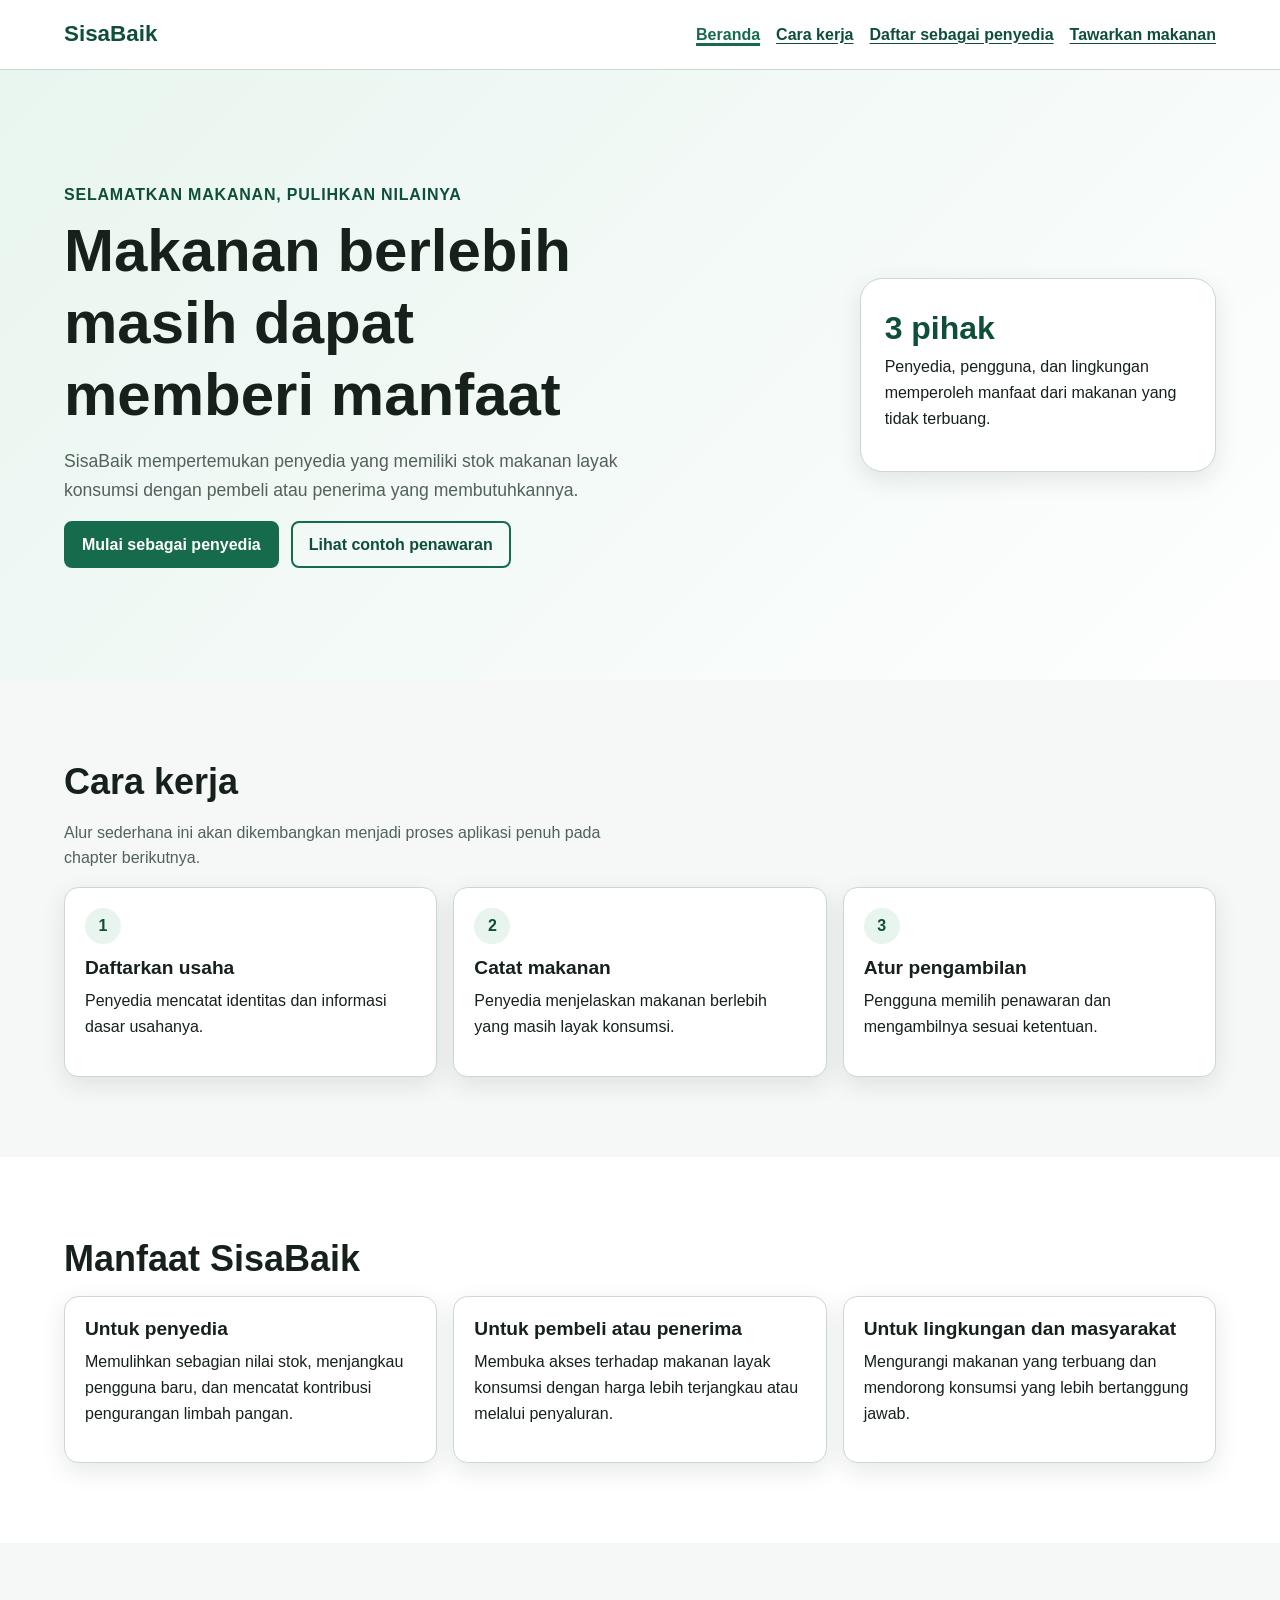
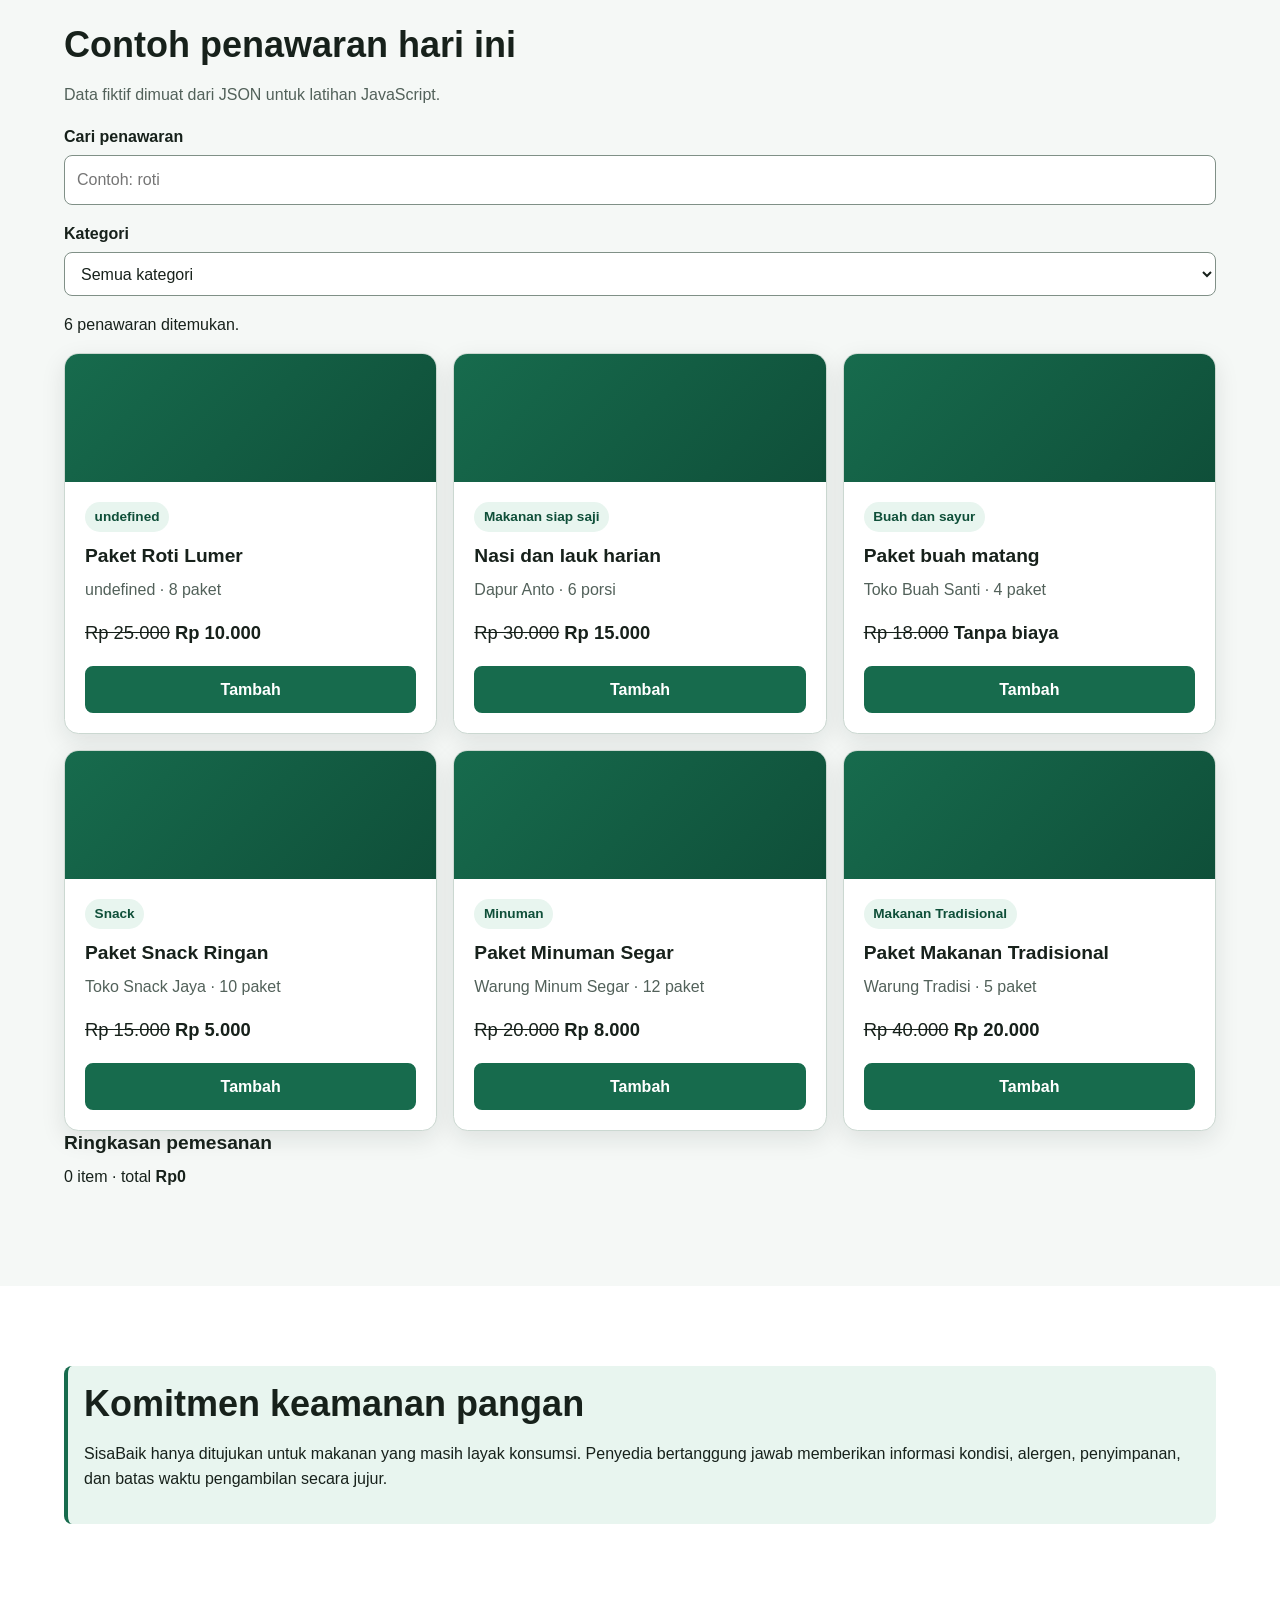
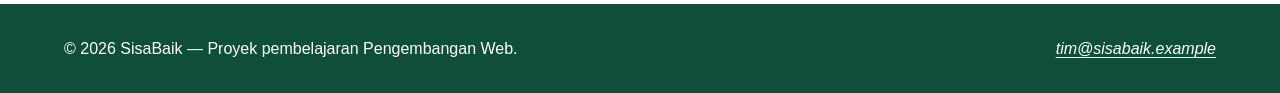
<file: index.html>
<!doctype html>
<html lang="id">
 <head>
    <script src="app.js" defer></script>
 <meta charset="utf-8">
 <meta name="viewport" content="width=device-width, initial-scale=1">
 <meta name="description" content="SisaBaik membantu penyedia menawarkan makanan berlebih agar tetap bernilai, 
terjangkau, dan tidak terbuang.">
 <title>Beranda | SisaBaik</title>
 <link rel="stylesheet" href="styles.css">
 <script src="app.js" defer></script>
 </head>
 <body>
 <a class="skip-link" href="#konten-utama">Lewati ke konten utama</a>
 <header class="site-header">
 <div class="container header-layout">
 <p class="brand">SisaBaik</p>
 <nav aria-label="Navigasi utama">
 <ul class="nav-list">
 <li><a href="index.html" aria-current="page">Beranda</a></li>
 <li><a href="#cara-kerja">Cara kerja</a></li>
 <li><a href="daftar-penyedia.html">Daftar sebagai penyedia</a></li>
 <li><a href="tawarkan-makanan.html">Tawarkan makanan</a></li>
 </ul>
 </nav>
 </div>
 </header>
 <main id="konten-utama" tabindex="-1">
 <section class="hero" aria-labelledby="judul-utama">
 <div class="container hero-layout">
 <div>
 <p class="eyebrow">Selamatkan makanan, pulihkan nilainya</p>
 <h1 id="judul-utama">Makanan berlebih masih dapat memberi manfaat</h1>
 <p class="lead">SisaBaik mempertemukan penyedia yang memiliki stok makanan layak konsumsi dengan pembeli 
atau penerima yang membutuhkannya.</p>
 <div class="button-group">
 <a class="button" href="daftar-penyedia.html">Mulai sebagai penyedia</a>
 <a class="button button-secondary" href="#penawaran-contoh">Lihat contoh penawaran</a>
</div>
 </div>
 <aside class="hero-panel" aria-label="Ringkasan manfaat SisaBaik">
 <strong>3 pihak</strong>
 <p>Penyedia, pengguna, dan lingkungan memperoleh manfaat dari makanan yang tidak terbuang.</p>
 </aside>
 </div>
 </section>
 <section class="section" id="cara-kerja" aria-labelledby="judul-cara-kerja">
 <div class="container">
 <h2 id="judul-cara-kerja">Cara kerja</h2>
 <p class="section-intro">Alur sederhana ini akan dikembangkan menjadi proses aplikasi penuh pada chapter 
berikutnya.</p>
 <div class="steps-grid">
 <article class="card">
 <span class="step-number" aria-hidden="true">1</span>
 <h3>Daftarkan usaha</h3>
 <p>Penyedia mencatat identitas dan informasi dasar usahanya.</p>
 </article>
 <article class="card">
 <span class="step-number" aria-hidden="true">2</span>
 <h3>Catat makanan</h3>
 <p>Penyedia menjelaskan makanan berlebih yang masih layak konsumsi.</p>
 </article>
 <article class="card">
 <span class="step-number" aria-hidden="true">3</span>
 <h3>Atur pengambilan</h3>
 <p>Pengguna memilih penawaran dan mengambilnya sesuai ketentuan.</p>
 </article>
 </div>
 </div>
 </section>
 <section class="section section-alt" aria-labelledby="judul-manfaat">
 <div class="container">
 <h2 id="judul-manfaat">Manfaat SisaBaik</h2>
<div class="benefit-grid">
 <article class="card">
 <h3>Untuk penyedia</h3>
 <p>Memulihkan sebagian nilai stok, menjangkau pengguna baru, dan mencatat kontribusi pengurangan limbah 
pangan.</p>
 </article>
 <article class="card">
 <h3>Untuk pembeli atau penerima</h3>
 <p>Membuka akses terhadap makanan layak konsumsi dengan harga lebih terjangkau atau melalui 
penyaluran.</p>
 </article>
 <article class="card">
 <h3>Untuk lingkungan dan masyarakat</h3>
 <p>Mengurangi makanan yang terbuang dan mendorong konsumsi yang lebih bertanggung jawab.</p>
 </article>
 </div>
 </div>
 </section>
 <section class="section" id="penawaran-contoh" aria-labelledby="judul-penawaran">
 <div class="container">
 <h2 id="judul-penawaran">Contoh penawaran hari ini</h2>
 <p class="section-intro">Data fiktif dimuat dari JSON untuk latihan JavaScript.</p>
 <form class="filter-panel" id="filter-form" role="search">
    <p>
    <label for="kata-kunci">Cari penawaran</label><br>
    <input id="kata-kunci" name="kata_kunci" type="search" placeholder="Contoh: roti">
</p>
<p>
    <label for="filter-kategori">Kategori</label><br>
    <select id="filter-kategori" name="kategori">
        <option value="semua">Semua kategori</option>
        <option value="makanan-siap-saji">Makanan siap saji</option>
        <option value="roti-kue">Roti dan kue</option>
        <option value="buah-sayur">Buah dan sayur</option>
    </select>
</p>
</form>
<p id="status-katalog" class="status-message" role="status" aria-live="polite">Memuat penawaran…</p>
<div class="offer-grid" id="daftar-penawaran"></div>
<aside class="cart-summary" aria-labelledby="judul-ringkasan">
    <h3 id="judul-ringkasan">Ringkasan pemesanan</h3>
    <p><span id="jumlah-item">0</span> item · total <strong id="total-pesanan">Rp0</strong></p>
</aside>
</div>
</div>
</section>
<section class="section section-alt" aria-labelledby="judul-keamanan">
    <div class="container">
        <div class="notice">
            <h2 id="judul-keamanan">Komitmen keamanan pangan</h2>
            <p>SisaBaik hanya ditujukan untuk makanan yang masih layak konsumsi. Penyedia bertanggung jawab memberikan informasi kondisi, alergen, penyimpanan, dan batas waktu pengambilan secara jujur.

            </p>
        </div>
    </div>
</section>
</main>
<footer class="site-footer">
    <div class="container footer-layout">
        <p>&copy; 2026 SisaBaik — Proyek pembelajaran Pengembangan Web.</p>
        <address><a href="mailto:tim@sisabaik.example">tim@sisabaik.example</a></address>
    </div>
</footer>
</body>
</html>
</file>
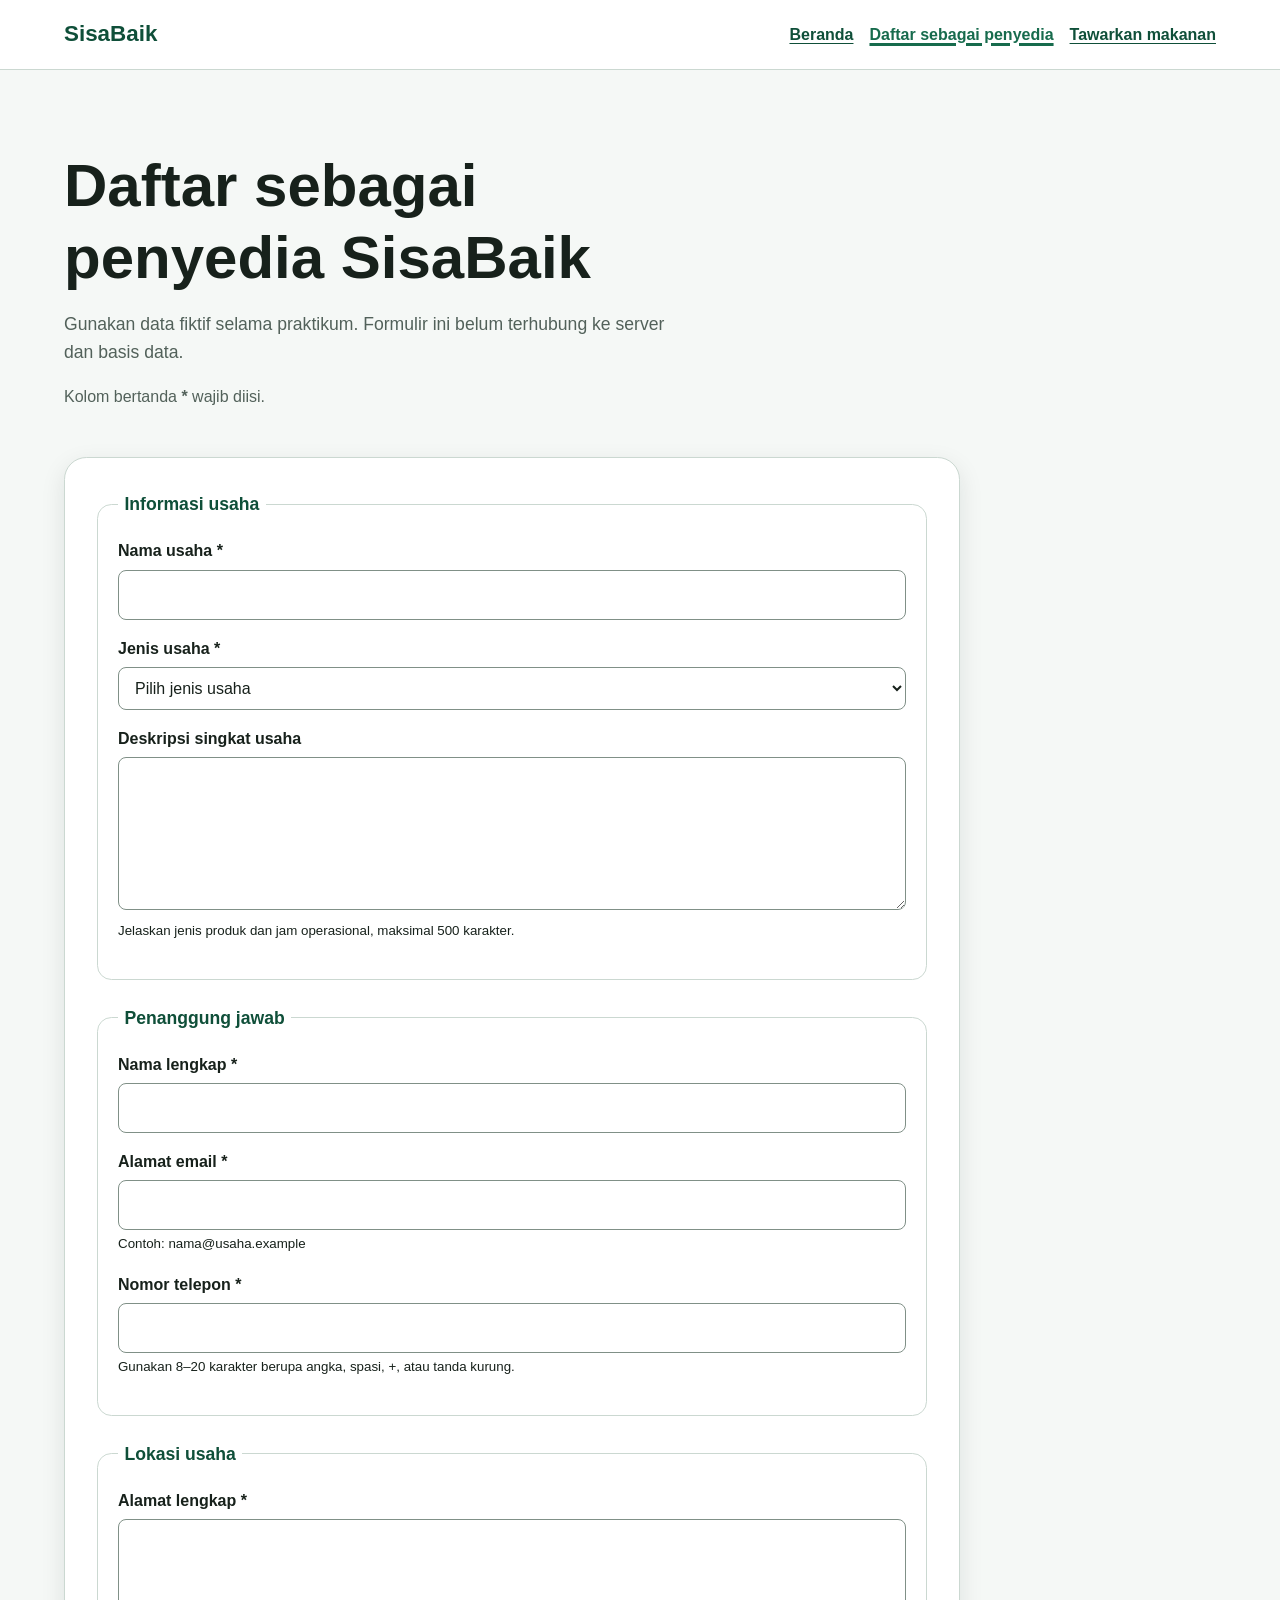
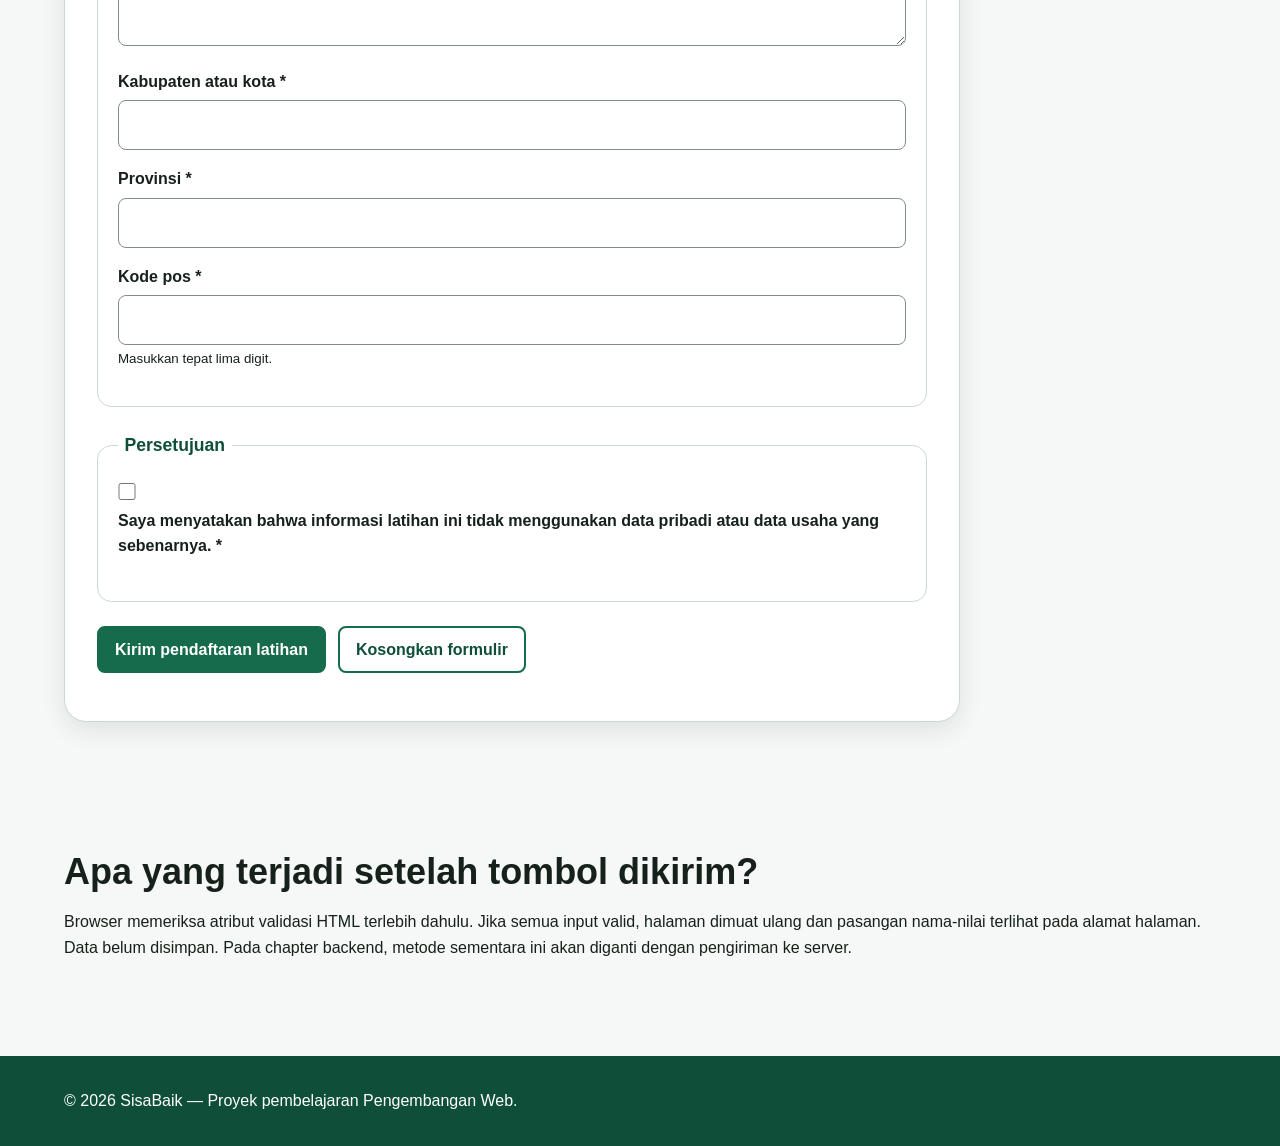
<file: daftar-penyedia.html>
<!doctype html>
<html lang="id">
 <head>
    <script src="app.js" defer></script>
 <meta charset="utf-8">
 <meta name="viewport" content="width=device-width, initial-scale=1">
 <meta
 name="description"
 content="Formulir prototipe untuk mendaftarkan usaha sebagai penyedia makanan di SisaBaik."
 >
 <title>Daftar Penyedia | SisaBaik</title>
 <link rel="stylesheet" href="styles.css">
 </head>
 <body>
 <a class="skip-link" href="#konten-utama">Lewati ke konten utama</a>
 <header class="site-header">
 <div class="container header-layout">
 <p class="brand">SisaBaik</p>
 <nav aria-label="Navigasi utama">
 <ul class="nav-list">
 <li><a href="index.html">Beranda</a></li>
 <li>
 <a href="daftar-penyedia.html" aria-current="page">
 Daftar sebagai penyedia
 </a>
 </li>
 <li><a href="tawarkan-makanan.html">Tawarkan makanan</a></li>
 </ul>
 </nav>
 </div>
 </header>
 <main class="container" id="konten-utama" tabindex="-1">
 <div class="page-heading">
 <h1>Daftar sebagai penyedia SisaBaik</h1>
 <p class="lead">
Gunakan data fiktif selama praktikum. Formulir ini belum terhubung ke
 server dan basis data.
 </p>
 <p class="required-note" id="petunjuk-wajib">Kolom bertanda <strong>*</strong> wajib diisi.</p>
 </div>
 <form
 class="form-card"
 action="daftar-penyedia.html"
 method="get"
 aria-describedby="petunjuk-wajib"
 >
 <fieldset class="form-section">
 <legend>Informasi usaha</legend>
 <p>
 <label for="nama-usaha">Nama usaha *</label><br>
 <input
 type="text"
 id="nama-usaha"
 name="nama_usaha"
 autocomplete="organization"
 minlength="3"
 maxlength="100"
 required
 >
 </p>
 <p>
 <label for="jenis-usaha">Jenis usaha *</label><br>
 <select id="jenis-usaha" name="jenis_usaha" required>
 <option value="">Pilih jenis usaha</option>
 <option value="restoran">Restoran</option>
 <option value="toko-roti">Toko roti</option>
 <option value="katering">Katering</option>
 <option value="ritel">Toko ritel</option>
<option value="hotel">Hotel atau penginapan</option>
 <option value="lainnya">Lainnya</option>
 </select>
 </p>
 <p>
 <label for="deskripsi-usaha">Deskripsi singkat usaha</label><br>
 <textarea
 id="deskripsi-usaha"
 name="deskripsi_usaha"
 rows="5"
 maxlength="500"
 aria-describedby="bantuan-deskripsi"
 ></textarea><br>
 <small id="bantuan-deskripsi">
 Jelaskan jenis produk dan jam operasional, maksimal 500 karakter.
 </small>
 </p>
 </fieldset>
 <fieldset class="form-section">
 <legend>Penanggung jawab</legend>
 <p>
 <label for="nama-penanggung-jawab">Nama lengkap *</label><br>
 <input
 type="text"
 id="nama-penanggung-jawab"
 name="nama_penanggung_jawab"
 autocomplete="name"
 minlength="3"
 maxlength="100"
 required
 >
 </p>
<p>
 <label for="email">Alamat email *</label><br>
 <input
 type="email"
 id="email"
 name="email"
 autocomplete="email"
 maxlength="254"
 aria-describedby="bantuan-email"
 required
 ><br>
 <small id="bantuan-email">Contoh: nama@usaha.example</small>
 </p>
 <p>
 <label for="telepon">Nomor telepon *</label><br>
 <input
 type="tel"
 id="telepon"
 name="telepon"
 autocomplete="tel"
 inputmode="tel"
 pattern="[0-9+() ]{8,20}"
 aria-describedby="bantuan-telepon"
 required
 ><br>
 <small id="bantuan-telepon">
 Gunakan 8–20 karakter berupa angka, spasi, +, atau tanda kurung.
 </small>
 </p>
 </fieldset>
 <fieldset class="form-section">
 <legend>Lokasi usaha</legend>
 <p>
<label for="alamat">Alamat lengkap *</label><br>
 <textarea
 id="alamat"
 name="alamat"
 rows="4"
 autocomplete="street-address"
 minlength="10"
 maxlength="250"
 required
 ></textarea>
 </p>
 <p>
 <label for="kota">Kabupaten atau kota *</label><br>
 <input
 type="text"
 id="kota"
 name="kota"
 autocomplete="address-level2"
 maxlength="100"
 required
 >
 </p>
 <p>
 <label for="provinsi">Provinsi *</label><br>
 <input
 type="text"
 id="provinsi"
 name="provinsi"
 autocomplete="address-level1"
 maxlength="100"
 required
 >
 </p>
<p>
 <label for="kode-pos">Kode pos *</label><br>
 <input
 type="text"
 id="kode-pos"
 name="kode_pos"
 autocomplete="postal-code"
 inputmode="numeric"
 pattern="[0-9]{5}"
 aria-describedby="bantuan-kode-pos"
 required
 ><br>
 <small id="bantuan-kode-pos">Masukkan tepat lima digit.</small>
 </p>
 </fieldset>
 <fieldset class="form-section">
 <legend>Persetujuan</legend>
 <p>
 <input
 type="checkbox"
 id="persetujuan"
 name="persetujuan"
 value="setuju"
 required
 >
 <label for="persetujuan">
 Saya menyatakan bahwa informasi latihan ini tidak menggunakan
 data pribadi atau data usaha yang sebenarnya. *
 </label>
 </p>
 </fieldset>
 <p class="form-actions">
 <button class="button" type="submit">Kirim pendaftaran latihan</button>
 <button class="button button-secondary" type="reset">Kosongkan formulir</button>
</p>
 </form>
 <section class="section" aria-labelledby="catatan-prototipe">
 <h2 id="catatan-prototipe">Apa yang terjadi setelah tombol dikirim?</h2>
 <p>
 Browser memeriksa atribut validasi HTML terlebih dahulu. Jika semua
 input valid, halaman dimuat ulang dan pasangan nama-nilai terlihat
 pada alamat halaman. Data belum disimpan. Pada chapter backend,
 metode sementara ini akan diganti dengan pengiriman ke server.
 </p>
 </section>
 </main>
 <footer class="site-footer">
 <div class="container footer-layout">
 <p>&copy; 2026 SisaBaik — Proyek pembelajaran Pengembangan Web.</p>
 </div>
 </footer>
 </body>
</html>
</file>
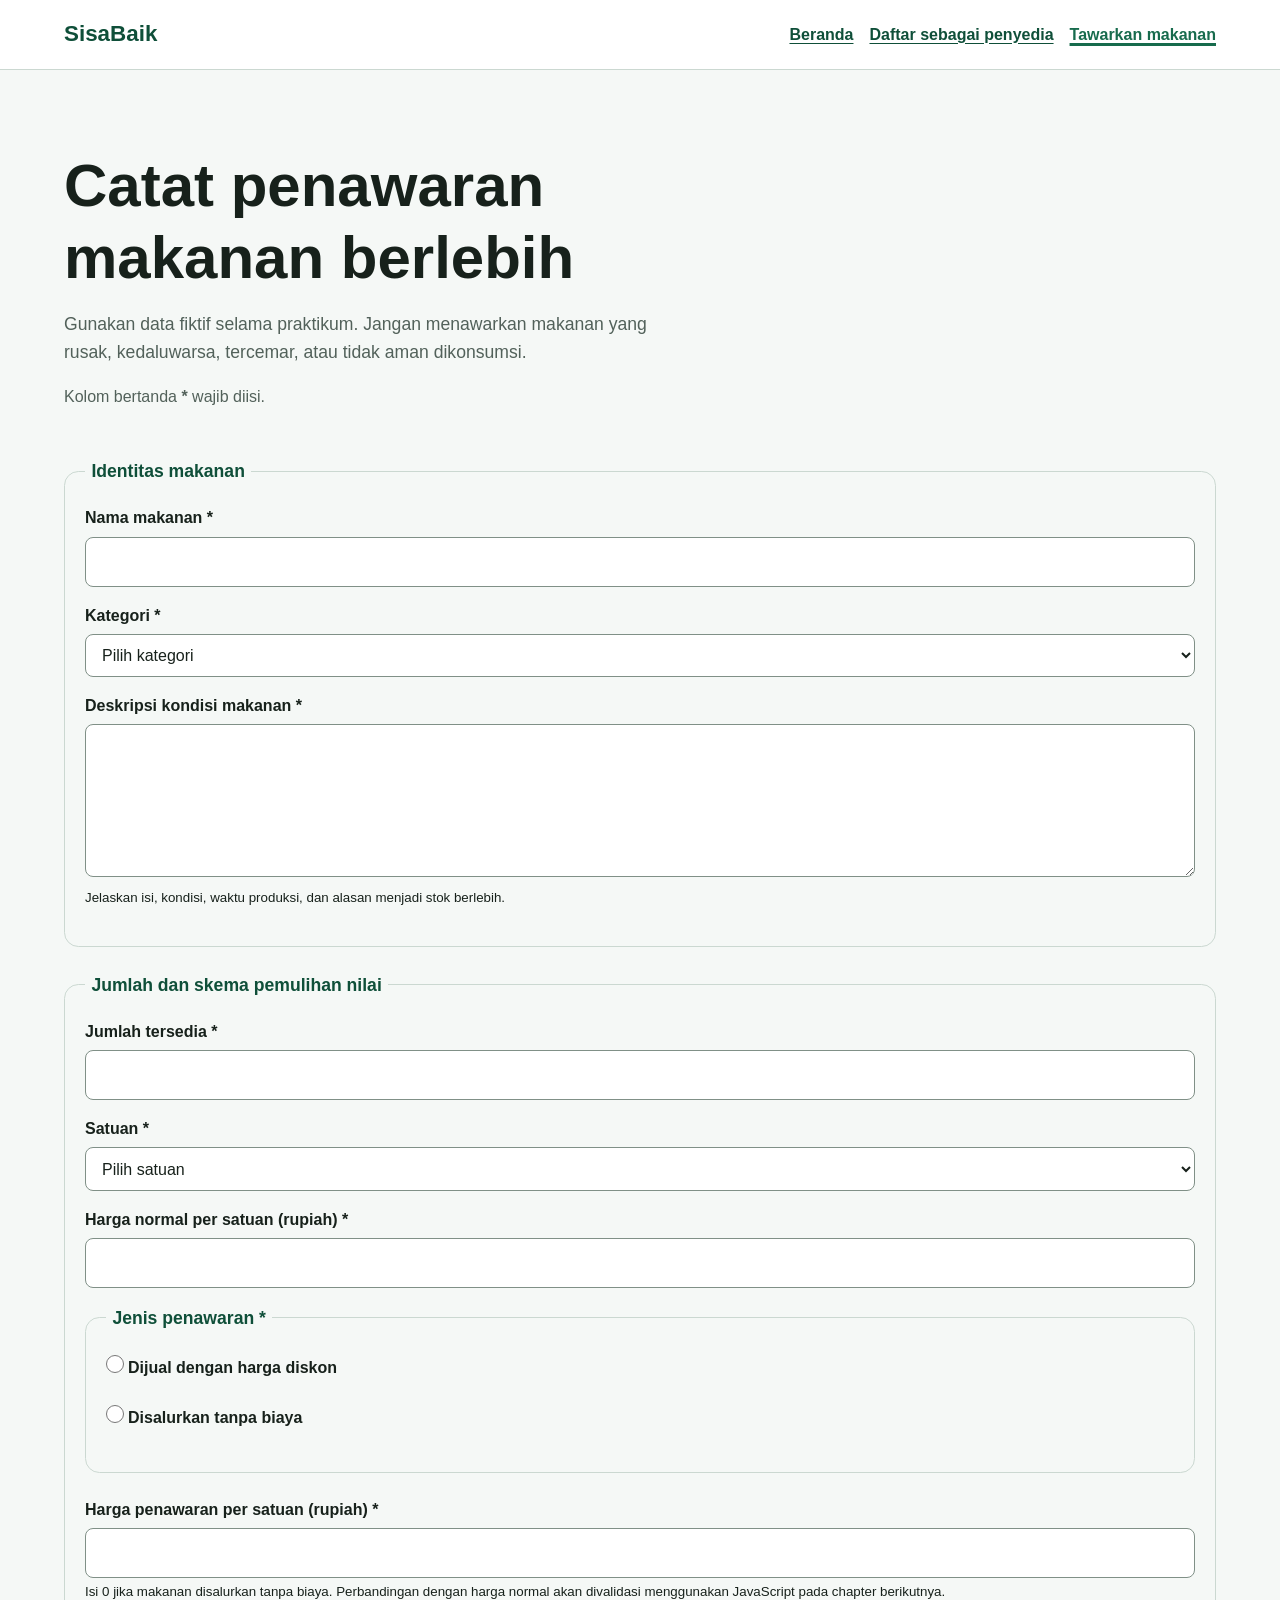
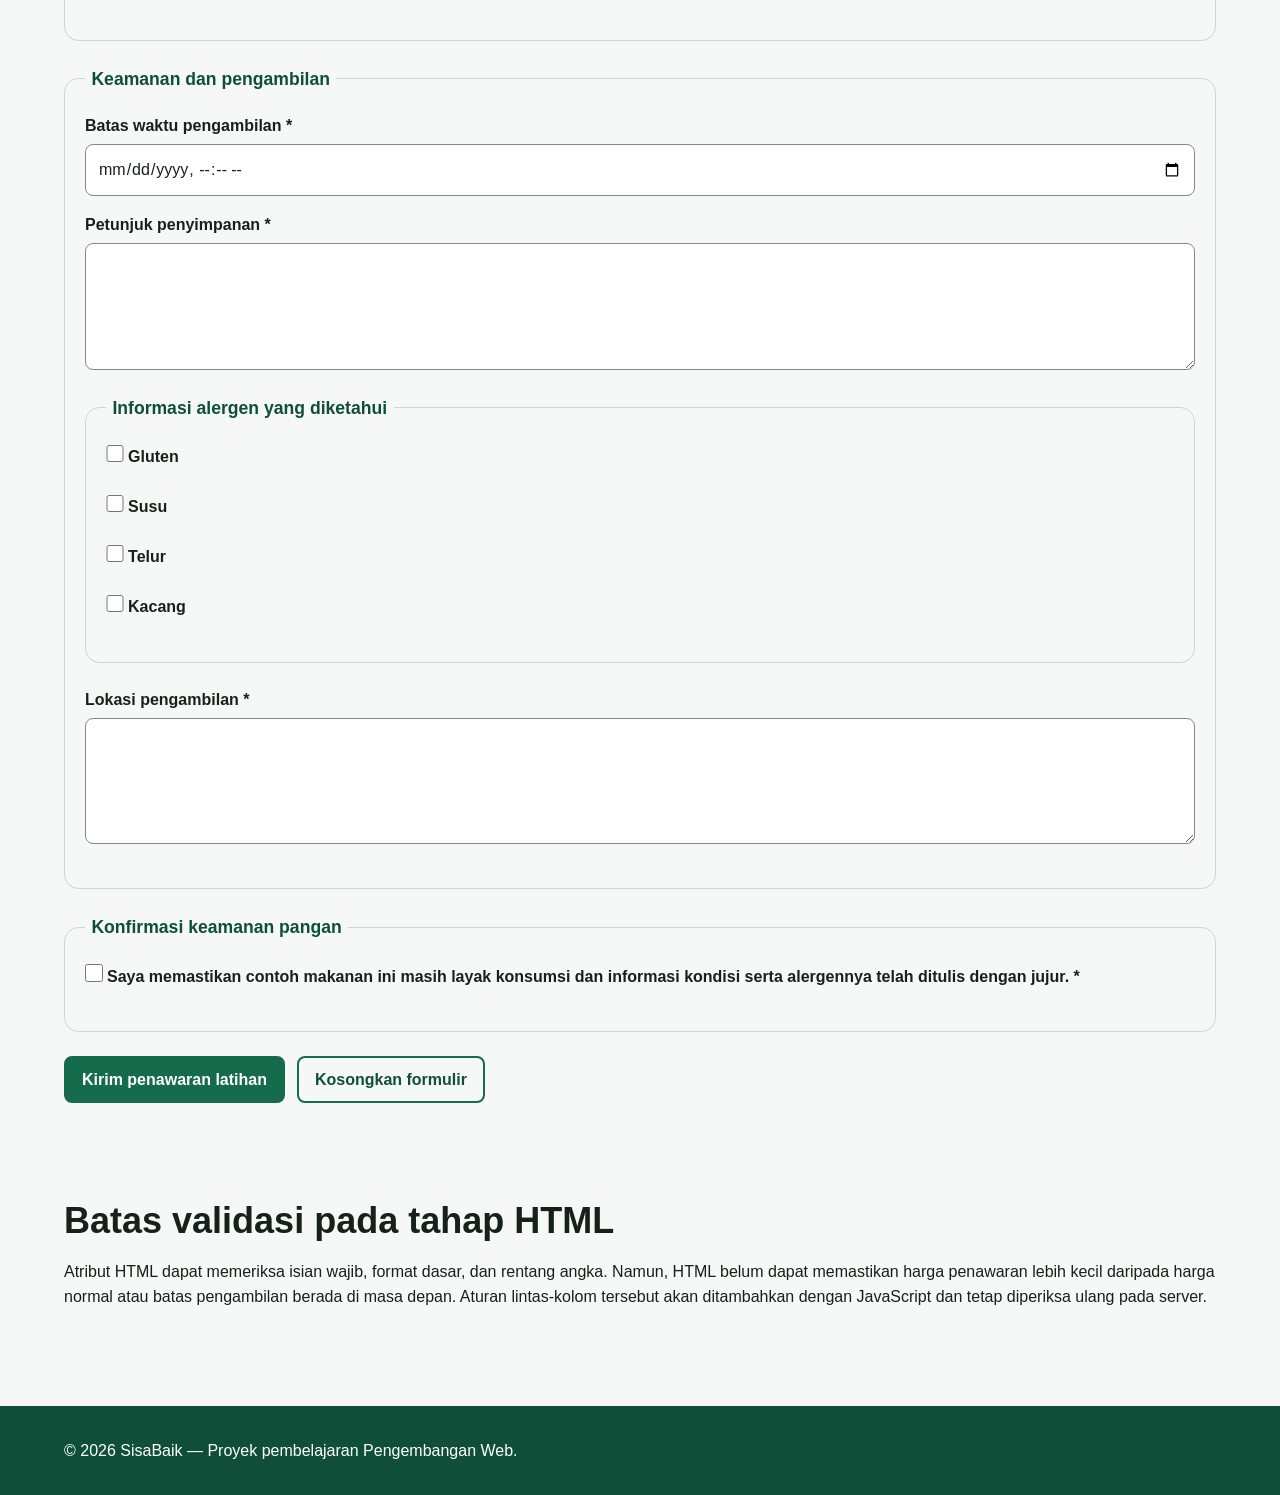
<file: tawarkan-makanan.html>
<!doctype html>
<html lang="id">
 <head>
    <script src="app.js" defer></script>
    <form id="form-penawaran" action="tawarkan-makanan.html" method="get" aria-describedby="petunjuk-wajib">
 <meta charset="utf-8">
 <meta name="viewport" content="width=device-width, initial-scale=1">
 <meta
 name="description"
 content="Formulir prototipe untuk mencatat makanan berlebih yang akan ditawarkan melalui SisaBaik."
 >
 <title>Tawarkan Makanan | SisaBaik</title>
 <link rel="stylesheet" href="styles.css">
 </head>
 <body>
 <a class="skip-link" href="#konten-utama">Lewati ke konten utama</a>
 <header class="site-header">
 <div class="container header-layout">
 <p class="brand">SisaBaik</p>
 <nav aria-label="Navigasi utama">
 <ul class="nav-list">
 <li><a href="index.html">Beranda</a></li>
 <li><a href="daftar-penyedia.html">Daftar sebagai penyedia</a></li>
 <li>
 <a href="tawarkan-makanan.html" aria-current="page">
 Tawarkan makanan
 </a>
 </li>
 </ul>
 </nav>
 </div>
 </header>
 <main class="container" id="konten-utama" tabindex="-1">
 <div class="page-heading">
 <h1>Catat penawaran makanan berlebih</h1>
 <p class="lead">
Gunakan data fiktif selama praktikum. Jangan menawarkan makanan yang
 rusak, kedaluwarsa, tercemar, atau tidak aman dikonsumsi.
 </p>
 <p class="required-note" id="petunjuk-wajib">Kolom bertanda <strong>*</strong> wajib diisi.</p>
 </div>
 <form
 class="form-card"
 action="tawarkan-makanan.html"
 method="get"
 aria-describedby="petunjuk-wajib"
 >
 <fieldset class="form-section">
 <legend>Identitas makanan</legend>
 <p>
 <label for="nama-makanan">Nama makanan *</label><br>
 <input
 type="text"
 id="nama-makanan"
 name="nama_makanan"
 minlength="3"
 maxlength="120"
 required
 >
 </p>
 <p>
 <label for="kategori">Kategori *</label><br>
 <select id="kategori" name="kategori" required>
 <option value="">Pilih kategori</option>
 <option value="makanan-siap-saji">Makanan siap saji</option>
 <option value="roti-kue">Roti atau kue</option>
 <option value="buah-sayur">Buah atau sayur</option>
 <option value="minuman">Minuman</option>
 <option value="bahan-pangan">Bahan pangan</option>
<option value="lainnya">Lainnya</option>
 </select>
 </p>
 <p>
 <label for="deskripsi-makanan">Deskripsi kondisi makanan *</label><br>
 <textarea
 id="deskripsi-makanan"
 name="deskripsi_makanan"
 rows="5"
 minlength="20"
 maxlength="600"
 aria-describedby="bantuan-deskripsi-makanan"
 required
 ></textarea><br>
 <small id="bantuan-deskripsi-makanan">
 Jelaskan isi, kondisi, waktu produksi, dan alasan menjadi stok berlebih.
 </small>
 </p>
 </fieldset>
 <fieldset class="form-section">
 <legend>Jumlah dan skema pemulihan nilai</legend>
 <p>
 <label for="jumlah">Jumlah tersedia *</label><br>
 <input
 type="number"
 id="jumlah"
 name="jumlah"
 min="1"
 max="1000"
 step="1"
 required
 >
 </p>
<p>
 <label for="satuan">Satuan *</label><br>
 <select id="satuan" name="satuan" required>
 <option value="">Pilih satuan</option>
 <option value="porsi">Porsi</option>
 <option value="paket">Paket</option>
 <option value="buah">Buah</option>
 <option value="kilogram">Kilogram</option>
 <option value="liter">Liter</option>
 </select>
 </p>
 <p>
 <label for="harga-normal">Harga normal per satuan (rupiah) *</label><br>
 <input
 type="number"
 id="harga-normal"
 name="harga_normal"
 min="0"
 max="10000000"
 step="500"
 required
 >
 </p>
 <fieldset class="form-section">
 <legend>Jenis penawaran *</legend>
 <p>
 <input
 type="radio"
 id="jenis-diskon"
 name="jenis_penawaran"
 value="diskon"
 required
 >
<label for="jenis-diskon">Dijual dengan harga diskon</label>
 </p>
 <p>
 <input
 type="radio"
 id="jenis-donasi"
 name="jenis_penawaran"
 value="donasi"
 >
 <label for="jenis-donasi">Disalurkan tanpa biaya</label>
 </p>
 </fieldset>
 <p>
 <label for="harga-pemulihan">Harga penawaran per satuan (rupiah) *</label><br>
 <input
 type="number"
 id="harga-pemulihan"
 name="harga_penawaran"
 min="0"
 max="10000000"
 step="500"
 aria-describedby="bantuan-harga"
 required
 ><br>
 <small id="bantuan-harga">
 Isi 0 jika makanan disalurkan tanpa biaya. Perbandingan dengan
 harga normal akan divalidasi menggunakan JavaScript pada chapter berikutnya.
 </small>
 </p>
 </fieldset>
 <fieldset class="form-section">
 <legend>Keamanan dan pengambilan</legend>
 <p>
<label for="batas-pengambilan">Batas waktu pengambilan *</label><br>
 <input
 type="datetime-local"
 id="batas-pengambilan"
 name="batas_pengambilan"
 required
 >
 </p>
 <p>
 <label for="petunjuk-penyimpanan">Petunjuk penyimpanan *</label><br>
 <textarea
 id="petunjuk-penyimpanan"
 name="petunjuk_penyimpanan"
 rows="4"
 minlength="10"
 maxlength="300"
 required
 ></textarea>
 </p>
 <fieldset class="form-section">
 <legend>Informasi alergen yang diketahui</legend>
 <p>
 <input type="checkbox" id="alergen-gluten" name="alergen" value="gluten">
 <label for="alergen-gluten">Gluten</label>
 </p>
 <p>
 <input type="checkbox" id="alergen-susu" name="alergen" value="susu">
 <label for="alergen-susu">Susu</label>
 </p>
 <p>
 <input type="checkbox" id="alergen-telur" name="alergen" value="telur">
 <label for="alergen-telur">Telur</label>
 </p>
 <p>
<input type="checkbox" id="alergen-kacang" name="alergen" value="kacang">
 <label for="alergen-kacang">Kacang</label>
 </p>
 </fieldset>
 <p>
 <label for="lokasi-pengambilan">Lokasi pengambilan *</label><br>
 <textarea
 id="lokasi-pengambilan"
 name="lokasi_pengambilan"
 rows="4"
 autocomplete="street-address"
 minlength="10"
 maxlength="250"
 required
 ></textarea>
 </p>
 </fieldset>
 <fieldset class="form-section">
 <legend>Konfirmasi keamanan pangan</legend>
 <p>
 <input
 type="checkbox"
 id="konfirmasi-keamanan"
 name="konfirmasi_keamanan"
 value="terkonfirmasi"
 required
 >
 <label for="konfirmasi-keamanan">
 Saya memastikan contoh makanan ini masih layak konsumsi dan
 informasi kondisi serta alergennya telah ditulis dengan jujur. *
 </label>
 </p>
 </fieldset>
<p class="form-actions">
 <button class="button" type="submit">Kirim penawaran latihan</button>
 <button class="button button-secondary" type="reset">Kosongkan formulir</button>
 </p>
 </form>
 <section class="section" aria-labelledby="batas-validasi-html">
 <h2 id="batas-validasi-html">Batas validasi pada tahap HTML</h2>
 <p>
 Atribut HTML dapat memeriksa isian wajib, format dasar, dan rentang
 angka. Namun, HTML belum dapat memastikan harga penawaran lebih kecil
 daripada harga normal atau batas pengambilan berada di masa depan.
 Aturan lintas-kolom tersebut akan ditambahkan dengan JavaScript dan
 tetap diperiksa ulang pada server.
 </p>
 </section>
 </main>
 <footer class="site-footer">
 <div class="container footer-layout">
 <p>&copy; 2026 SisaBaik — Proyek pembelajaran Pengembangan Web.</p>
 </div>
 </footer>
 </body>
</html>
</file>
<file: styles.css>
:root {
 --color-primary: #176b4d;
 --color-primary-dark: #0f4f39;
 --color-primary-soft: #e8f5ef;
 --color-accent: #f2b84b;
 --color-text: #17211b;
 --color-muted: #52615a;
 --color-surface: #ffffff;
 --color-background: #f5f8f6;
 --color-border: #cbd8d1;
 --color-danger: #a52a2a;
 --shadow-card: 0 0.5rem 1.5rem rgb(23 33 27 / 10%);
 --radius-small: 0.5rem;
 --radius-medium: 0.9rem;
 --radius-large: 1.4rem;
 --content-width: 72rem;
}
*,
*::before,
*::after {
 box-sizing: border-box;
}
html {
 scroll-behavior: smooth;
}
body {
 margin: 0;
 background: var(--color-background);
 color: var(--color-text);
 font-family: Arial, Helvetica, sans-serif;
 font-size: 1rem;
 line-height: 1.6;
}
h1,
h2,
h3,
p {
 margin-block-start: 0;
}
h1,
h2,
h3 {
 line-height: 1.2;
}
h1 {
 max-width: 18ch;
 margin-block-end: 1rem;
 font-size: clamp(2rem, 7vw, 3.75rem);
}
h2 {
 margin-block-end: 1rem;
 font-size: clamp(1.5rem, 4vw, 2.25rem);
}
h3 {
 margin-block-end: 0.6rem;
 font-size: 1.2rem;
}
a {
 color: var(--color-primary-dark);
 text-underline-offset: 0.2em;
}
a:hover {
text-decoration-thickness: 0.18em;
}
:focus-visible {
 outline: 0.2rem solid var(--color-accent);
 outline-offset: 0.2rem;
}
.skip-link {
 position: absolute;
 inset-block-start: 0.5rem;
 inset-inline-start: 0.5rem;
 z-index: 100;
 padding: 0.7rem 1rem;
 border-radius: var(--radius-small);
 background: var(--color-text);
 color: var(--color-surface);
 transform: translateY(-180%);
}
.skip-link:focus {
 transform: translateY(0);
}
.container {
 width: min(100% - 2rem, var(--content-width));
 margin-inline: auto;
}
.site-header {
 background: var(--color-surface);
 border-block-end: 0.0625rem solid var(--color-border);
}
.header-layout {
 display: flex;
 flex-direction: column;
 gap: 0.75rem;
 padding-block: 1rem;
}
.brand {
 margin: 0;
 color: var(--color-primary-dark);
 font-size: 1.4rem;
 font-weight: 700;
}
.nav-list {
 display: flex;
 flex-wrap: wrap;
 gap: 0.5rem 1rem;
 margin: 0;
 padding: 0;
 list-style: none;
}
.nav-list a {
 display: inline-block;
 padding-block: 0.35rem;
 font-weight: 700;
}
.nav-list a[aria-current="page"] {
 color: var(--color-primary);
 text-decoration-thickness: 0.2em;
}
.hero {
 padding-block: clamp(3rem, 10vw, 7rem);
 background:
 linear-gradient(135deg, rgb(232 245 239 / 95%), rgb(255 255 255 / 92%));
}
.hero-layout {
 display: grid;
 gap: 2rem;
 align-items: center;
}
.eyebrow {
 margin-block-end: 0.5rem;
 color: var(--color-primary-dark);
 font-weight: 700;
 letter-spacing: 0.05em;
 text-transform: uppercase;
}
.lead {
 max-width: 62ch;
 color: var(--color-muted);
 font-size: 1.1rem;
}
.hero-panel {
 padding: 1.5rem;
 border: 0.0625rem solid var(--color-border);
 border-radius: var(--radius-large);
 background: var(--color-surface);
 box-shadow: var(--shadow-card);
}
.hero-panel strong {
 display: block;
 color: var(--color-primary-dark);
 font-size: 2rem;
}
.button-group,
.form-actions {
 display: flex;
 flex-wrap: wrap;
 gap: 0.75rem;
 align-items: center;
}
.button {
 display: inline-block;
 padding: 0.75rem 1rem;
 border: 0.125rem solid var(--color-primary);
 border-radius: var(--radius-small);
 background: var(--color-primary);
 color: var(--color-surface);
 font: inherit;
 font-weight: 700;
 line-height: 1.2;
 text-decoration: none;
 cursor: pointer;
}
.button:hover {
 background: var(--color-primary-dark);
 border-color: var(--color-primary-dark);
}
.button-secondary {
 background: transparent;
 color: var(--color-primary-dark);
}
.section {
 padding-block: clamp(2.5rem, 7vw, 5rem);
}
.section-alt {
 background: var(--color-surface);
}
.section-intro {
 max-width: 65ch;
 color: var(--color-muted);
}
.steps-grid,
.benefit-grid,
.offer-grid {
 display: grid;
 grid-template-columns: 1fr;
 gap: 1rem;
}
.card {
 padding: 1.25rem;
 border: 0.0625rem solid var(--color-border);
 border-radius: var(--radius-medium);
 background: var(--color-surface);
 box-shadow: var(--shadow-card);
}
.step-number {
 display: inline-grid;
 width: 2.25rem;
 height: 2.25rem;
 margin-block-end: 0.75rem;
 place-items: center;
 border-radius: 50%;
 background: var(--color-primary-soft);
 color: var(--color-primary-dark);
 font-weight: 700;
}
.offer-card {
 display: flex;
 flex-direction: column;
 overflow: hidden;
 border: 0.0625rem solid var(--color-border);
 border-radius: var(--radius-medium);
 background: var(--color-surface);
 box-shadow: var(--shadow-card);
}
.offer-card__visual {
 min-height: 8rem;
 background: linear-gradient(135deg, var(--color-primary), var(--color-primary-dark));
}
.offer-card__content {
 display: flex;
 flex: 1;
 flex-direction: column;
 padding: 1.25rem;
}
.offer-card__meta {
 color: var(--color-muted);
}
.offer-card__price {
 margin-block-start: auto;
 font-size: 1.15rem;
}
.badge {
 display: inline-block;
 width: fit-content;
 margin-block-end: 0.75rem;
 padding: 0.25rem 0.6rem;
 border-radius: 999px;
 background: var(--color-primary-soft);
 color: var(--color-primary-dark);
 font-size: 0.85rem;
 font-weight: 700;
}
.notice {
 padding: 1rem;
 border-inline-start: 0.3rem solid var(--color-primary);
 border-radius: var(--radius-small);
 background: var(--color-primary-soft);
}
.page-heading {
 padding-block: clamp(2.5rem, 7vw, 5rem) 2rem;
}
.form-card {
 max-width: 56rem;
 margin-block-end: 3rem;
 padding: clamp(1rem, 4vw, 2rem);
 border: 0.0625rem solid var(--color-border);
 border-radius: var(--radius-large);
 background: var(--color-surface);
 box-shadow: var(--shadow-card);
}
.form-section {
 margin: 0 0 1.5rem;
 padding: 1.25rem;
 border: 0.0625rem solid var(--color-border);
 border-radius: var(--radius-medium);
}
.form-section legend {
 padding-inline: 0.4rem;
 color: var(--color-primary-dark);
 font-size: 1.1rem;
 font-weight: 700;
}
label {
 display: inline-block;
 margin-block-end: 0.35rem;
 font-weight: 700;
}
input,
select,
textarea {
 width: 100%;
 padding: 0.7rem 0.75rem;
 border: 0.0625rem solid #809087;
 border-radius: var(--radius-small);
 background: var(--color-surface);
 color: var(--color-text);
 font: inherit;
}
textarea {
 resize: vertical;
}
input:focus,
select:focus,
textarea:focus {
 border-color: var(--color-primary-dark);
}
input[type="checkbox"],
input[type="radio"] {
 width: 1.1rem;
 height: 1.1rem;
 margin: 0.2rem 0 0;
 accent-color: var(--color-primary);
}
.required-note {
 color: var(--color-muted);
}
.site-footer {
 padding-block: 2rem;
 background: var(--color-primary-dark);
 color: var(--color-surface);
}
.site-footer a {
 color: var(--color-surface);
}
.footer-layout {
 display: flex;
 flex-direction: column;
 gap: 0.5rem;
}
.footer-layout p,
.footer-layout address {
 margin: 0;
}
@media (min-width: 48rem) {
 .header-layout {
 flex-direction: row;
 justify-content: space-between;
align-items: center;
 }
 .hero-layout {
 grid-template-columns: minmax(0, 1.5fr) minmax(15rem, 0.7fr);
 }
 .steps-grid,
 .benefit-grid {
 grid-template-columns: repeat(3, minmax(0, 1fr));
 }
 .offer-grid {
 grid-template-columns: repeat(2, minmax(0, 1fr));
 }
 .footer-layout {
 flex-direction: row;
 justify-content: space-between;
 align-items: center;
 }
}
@media (min-width: 68rem) {
 .offer-grid {
 grid-template-columns: repeat(3, minmax(0, 1fr));
 }
}
@media (prefers-reduced-motion: reduce) {
 html {
 scroll-behavior: auto;
 }
 .filter-panel { display:grid; gap:1rem; margin-block:1.5rem; padding:1rem; border:0.0625rem solid var(--color-border); 
border-radius:var(--radius-medium); background:var(--color-surface); }
.filter-panel p { margin:0; }
.status-message { min-height:1.6em; color:var(--color-muted); }
.cart-summary { margin-block-start:1.5rem; padding:1rem; border-radius:var(--radius-medium); background:var(--color-primary-soft);}
.error-message { color:var(--color-danger); font-weight:700; }
@media (min-width:48rem) { .filter-panel { grid-template-columns:repeat(2,minmax(0,1fr)); } }
}
</file>
